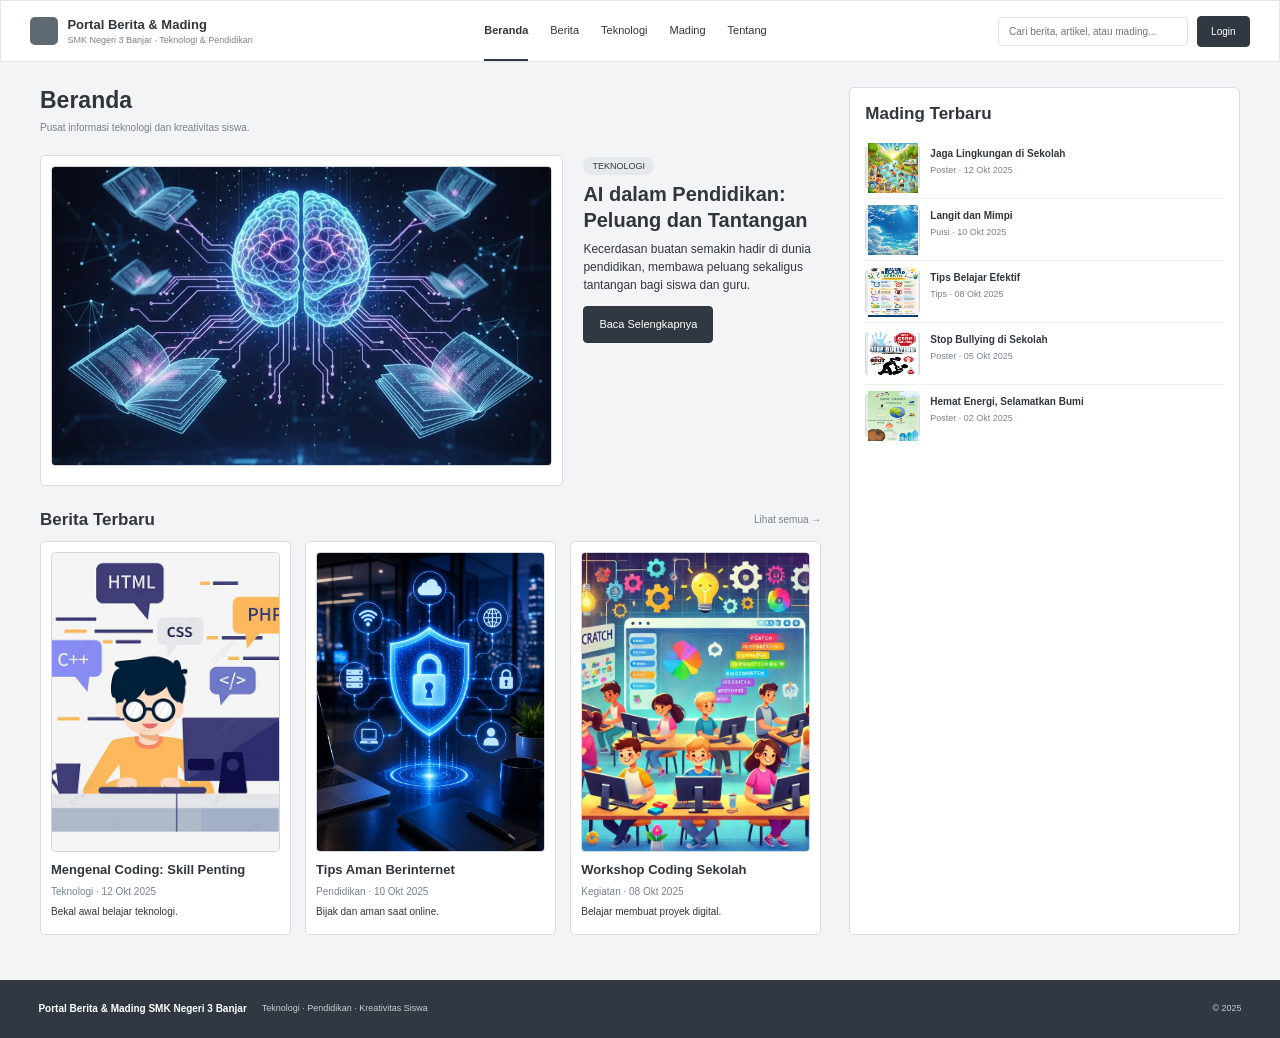
<file: index.html>
<!DOCTYPE html>
<html lang="id">
<head>
  <meta charset="UTF-8"><meta name="viewport" content="width=device-width, initial-scale=1.0">
  <title>Portal Berita & Mading | SMK Negeri 3 Banjar</title>
  <link rel="stylesheet" href="css/style.css">
</head>
<body>
<header class="site-header"><a class="brand" href="index.html"><span class="brand-mark"></span><span><b>Portal Berita & Mading</b><small>SMK Negeri 3 Banjar · Teknologi & Pendidikan</small></span></a>
<nav>
  <a class="active" href="index.html">Beranda</a>
  <a href="pages/berita.html">Berita</a>
  <a href="pages/teknologi.html">Teknologi</a>
  <a href="pages/mading.html">Mading</a>
  <a href="pages/tentang.html">Tentang</a>
</nav>
<div class="header-actions">
  <input class="search" placeholder="Cari berita, artikel, atau mading...">
  <a class="btn btn-dark btn-small" href="pages/login.html">Login</a>
</div>
</header>
<main class="container">
  <div class="home-grid">
    <section class="main-column"><div class="section-heading"><h1>Beranda</h1><p>Pusat informasi teknologi dan kreativitas siswa.</p></div>
      <div class="hero-layout"><article class="card"><div class="media"><img src="assets/images/pendidikan ai.jpg" width="100" height="100"></div><span></span></article><div class="hero-copy"><span class="tag">TEKNOLOGI</span><h2>AI dalam Pendidikan: Peluang dan Tantangan</h2><p>Kecerdasan buatan semakin hadir di dunia pendidikan, membawa peluang sekaligus tantangan bagi siswa dan guru.</p><a class="btn btn-dark" href="pages/detail-berita.html">Baca Selengkapnya</a></div></div>
      <div class="section-title"><h2>Berita Terbaru</h2><a href="pages/berita.html">Lihat semua →</a></div>
      <div class="card-grid three"><article class="card"><div class="media"><img src="assets/images/siswa belajar coding.jpg" width="100" height="100"></div><h3>Mengenal Coding: Skill Penting</h3><p class="muted">Teknologi · 12 Okt 2025</p><p>Bekal awal belajar teknologi.</p></article><article class="card"><div class="media"><img src="assets/images/keamanan internet.jpg" width="100" height="100"></div><h3>Tips Aman Berinternet</h3><p class="muted">Pendidikan · 10 Okt 2025</p><p>Bijak dan aman saat online.</p></article><article class="card"><div class="media"><img src="assets/images/workshop coding.jpg" width="100" height="100"></div><h3>Workshop Coding Sekolah</h3><p class="muted">Kegiatan · 08 Okt 2025</p><p>Belajar membuat proyek digital.</p></article></div>
    </section>
    <aside class="panel latest"><h2>Mading Terbaru</h2><a class="latest-item" href="pages/mading.html"><div class="mini-media"><img src="assets/icons/menjaga lingkungan.jpg" width="50" height="50"></div><div><b>Jaga Lingkungan di Sekolah</b><small>Poster · 12 Okt 2025</small></div></a><a class="latest-item" href="pages/mading.html"><div class="mini-media"><img src="assets/icons/pemandangan langit.jpg" width="50" height="50"></div><div><b>Langit dan Mimpi</b><small>Puisi · 10 Okt 2025</small></div></a><a class="latest-item" href="pages/mading.html"><div class="mini-media"><img src="assets/icons/tips belajar efektif.jpg" width="50" height="50"></div><div><b>Tips Belajar Efektif</b><small>Tips · 08 Okt 2025</small></div></a><a class="latest-item" href="pages/mading.html"><div class="mini-media"><img src="assets/icons/stop bullying.jpg" width="50" height="50"></div><div><b>Stop Bullying di Sekolah</b><small>Poster · 05 Okt 2025</small></div></a><a class="latest-item" href="pages/mading.html"><div class="mini-media"><img src="assets/icons/hemat energi.jpg" width="50" height="50"></div><div><b>Hemat Energi, Selamatkan Bumi</b><small>Poster · 02 Okt 2025</small></div></a></aside>
  </div>
</main><footer> <b>Portal Berita & Mading SMK Negeri 3 Banjar</b><span>Teknologi · Pendidikan · Kreativitas Siswa</span><small>© 2025</small></footer>
<script src="js.js"></script>
</file>
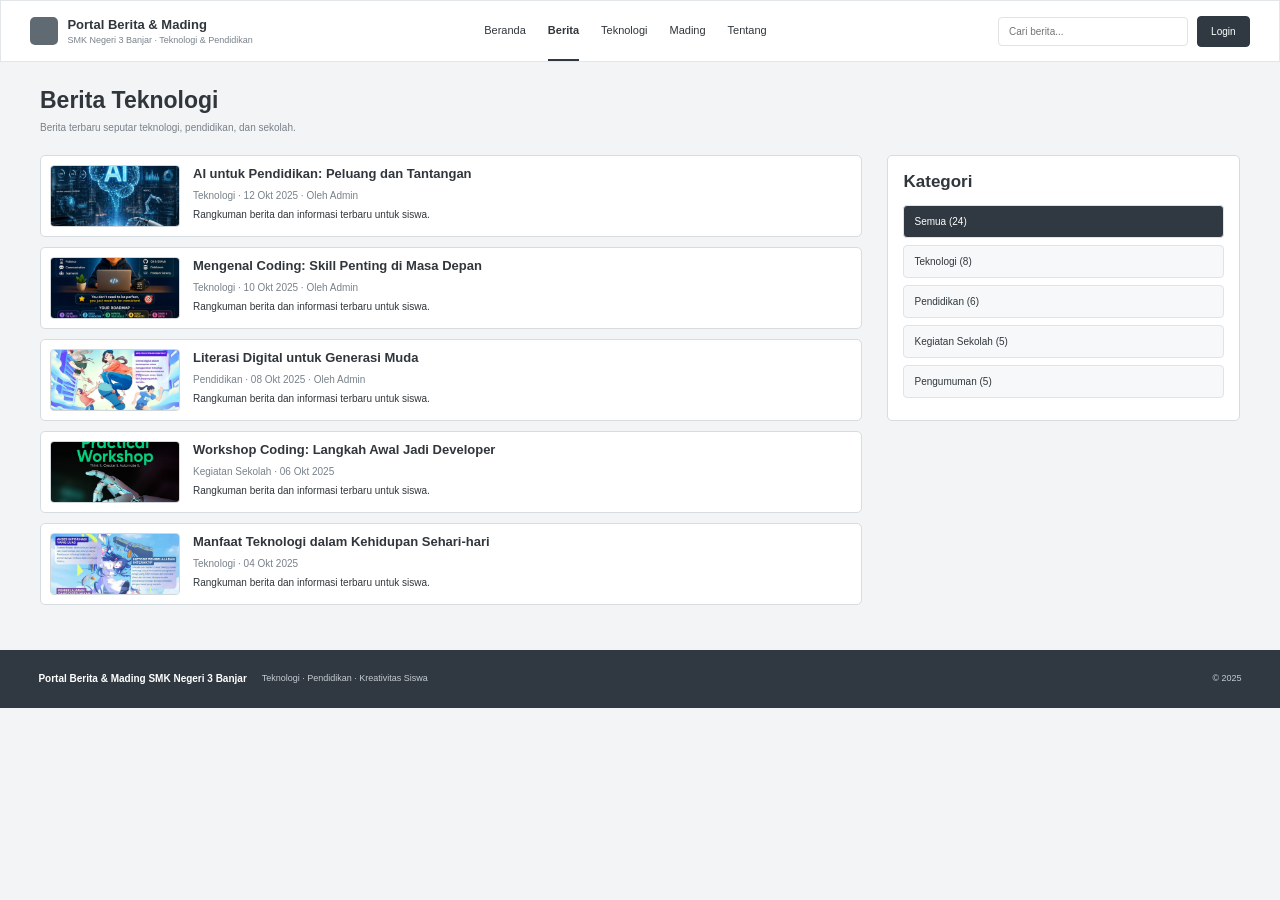
<file: pages/berita.html>
<!DOCTYPE html>
<html lang="id">
    <head>
        <meta charset="UTF-8"><meta name="viewport" content="width=device-width, initial-scale=1.0">
        <title>Berita Teknologi</title>
        <link rel="stylesheet" href="../css/style.css">
    </head>
    <body>
<header class="site-header"><a class="brand" href="../index.html"><span class="brand-mark"></span><span><b>Portal Berita & Mading</b><small>SMK Negeri 3 Banjar · Teknologi & Pendidikan</small></span></a><nav><a href="../index.html">Beranda</a><a class="active" href="berita.html">Berita</a><a href="teknologi.html">Teknologi</a><a href="mading.html">Mading</a><a href="tentang.html">Tentang</a></nav><div class="header-actions"><input class="search" placeholder="Cari berita..."><a class="btn btn-dark btn-small" href="login.html">Login</a></div></header>
<main class="container"><div class="section-heading"><h1>Berita Teknologi</h1><p>Berita terbaru seputar teknologi, pendidikan, dan sekolah.</p></div><div class="listing-layout"><section class="news-list">
<article class="news-row"><div class="media horizontal"><img src="../assets/images/ai untuk pendidikan.jpg" width="100" height="100"></div><div><h3><a href="detail-berita.html">AI untuk Pendidikan: Peluang dan Tantangan</a></h3><p class="muted">Teknologi · 12 Okt 2025 · Oleh Admin</p><p>Rangkuman berita dan informasi terbaru untuk siswa.</p></div></article>
<article class="news-row"><div class="media horizontal"><img src="../assets/images/mengenal coding.jpg" width="100" height="100"></div><div><h3>Mengenal Coding: Skill Penting di Masa Depan</h3><p class="muted">Teknologi · 10 Okt 2025 · Oleh Admin</p><p>Rangkuman berita dan informasi terbaru untuk siswa.</p></div></article>
<article class="news-row"><div class="media horizontal"><img src="../assets/images/literasi digital.jpg" width="100" height="100"></div><div><h3>Literasi Digital untuk Generasi Muda</h3><p class="muted">Pendidikan · 08 Okt 2025 · Oleh Admin</p><p>Rangkuman berita dan informasi terbaru untuk siswa.</p></div></article>
<article class="news-row"><div class="media horizontal"><img src="../assets/images/workshop coding (2).jpg" width="100" height="100"></div><div><h3>Workshop Coding: Langkah Awal Jadi Developer</h3><p class="muted">Kegiatan Sekolah · 06 Okt 2025</p><p>Rangkuman berita dan informasi terbaru untuk siswa.</p></div></article>
<article class="news-row"><div class="media horizontal"><img src="../assets/images/teknologi dalam kehidupan sehari hari.jpg" width="100" height="100"></div><div><h3>Manfaat Teknologi dalam Kehidupan Sehari-hari</h3><p class="muted">Teknologi · 04 Okt 2025</p><p>Rangkuman berita dan informasi terbaru untuk siswa.</p></div></article></section>
<aside class="panel categories"><h2>Kategori</h2><a class="category active" href="berita.html">Semua (24)</a><a class="category" href="teknologi.html">Teknologi (8)</a><a class="category" href="berita.html">Pendidikan (6)</a><a class="category" href="berita.html">Kegiatan Sekolah (5)</a><a class="category" href="berita.html">Pengumuman (5)</a></aside></div></main><footer><b>Portal Berita & Mading SMK Negeri 3 Banjar</b><span>Teknologi · Pendidikan · Kreativitas Siswa</span><small>© 2025</small></footer></body></html>
</file>
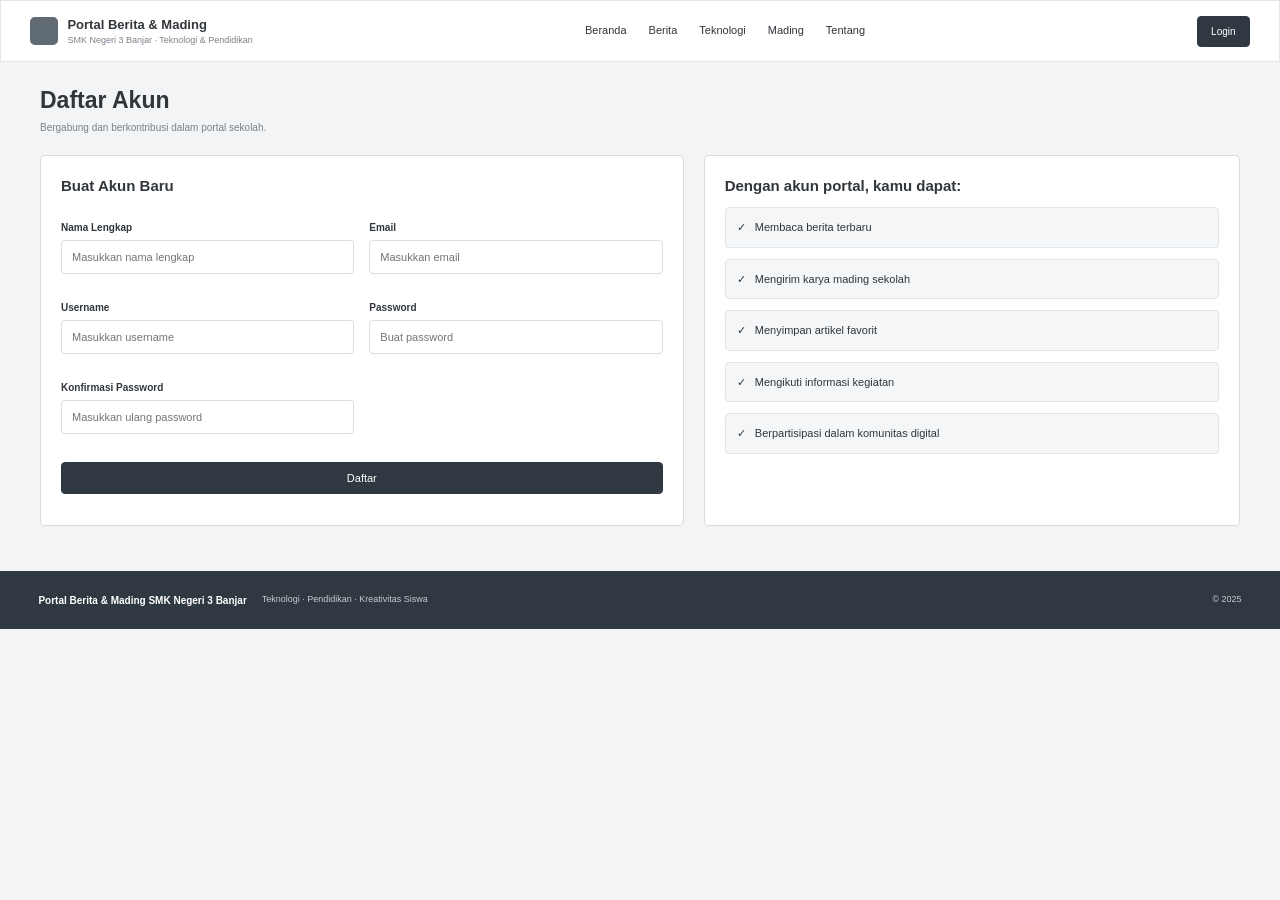
<file: pages/daftar.html>
<!DOCTYPE html>
<html lang="id">
    <head>
        <meta charset="UTF-8"><meta name="viewport" content="width=device-width, initial-scale=1.0">
        <title>Daftar Akun</title>
        <link rel="stylesheet" href="../css/style.css">
</head>
<body>
<header class="site-header"><a class="brand" href="../index.html"><span class="brand-mark"></span>
    <span><b>Portal Berita & Mading</b><small>SMK Negeri 3 Banjar · Teknologi & Pendidikan</small></span></a>
    <nav>
        <a href="../index.html">Beranda</a>
        <a href="berita.html">Berita</a>
        <a href="teknologi.html">Teknologi</a>
        <a href="mading.html">Mading</a>
        <a href="tentang.html">Tentang</a>
    </nav>
        <div class="header-actions"><a class="btn btn-dark btn-small" href="login.html">Login</a></div></header>
        <main class="container"><div class="section-heading"><h1>Daftar Akun</h1>
            <p>Bergabung dan berkontribusi dalam portal sekolah.</p></div>
            <div class="register-layout">
                <form class="panel register-form"><h2>Buat Akun Baru</h2>
                    <div class="form-grid">
                        <label>Nama Lengkap<input required placeholder="Masukkan nama lengkap"></label>
                        <label>Email<input required type="email" placeholder="Masukkan email"></label>
                        <label>Username<input required placeholder="Masukkan username"></label>
                        <label>Password<input required type="password" placeholder="Buat password"></label>
                        <label>Konfirmasi Password<input required type="password" placeholder="Masukkan ulang password"></label></div>
                        <button class="btn btn-dark full" type="submit">Daftar</button>
                        <p class="form-message"></p></form><aside class="panel benefits"><h2>Dengan akun portal, kamu dapat:</h2><p>✓ &nbsp; Membaca berita terbaru</p><p>✓ &nbsp; Mengirim karya mading sekolah</p><p>✓ &nbsp; Menyimpan artikel favorit</p><p>✓ &nbsp; Mengikuti informasi kegiatan</p><p>✓ &nbsp; Berpartisipasi dalam komunitas digital</p></aside></div></main><footer><b>Portal Berita & Mading SMK Negeri 3 Banjar</b><span>Teknologi · Pendidikan · Kreativitas Siswa</span><small>© 2025</small></footer><script src="../js.js"></script></body></html>
</file>
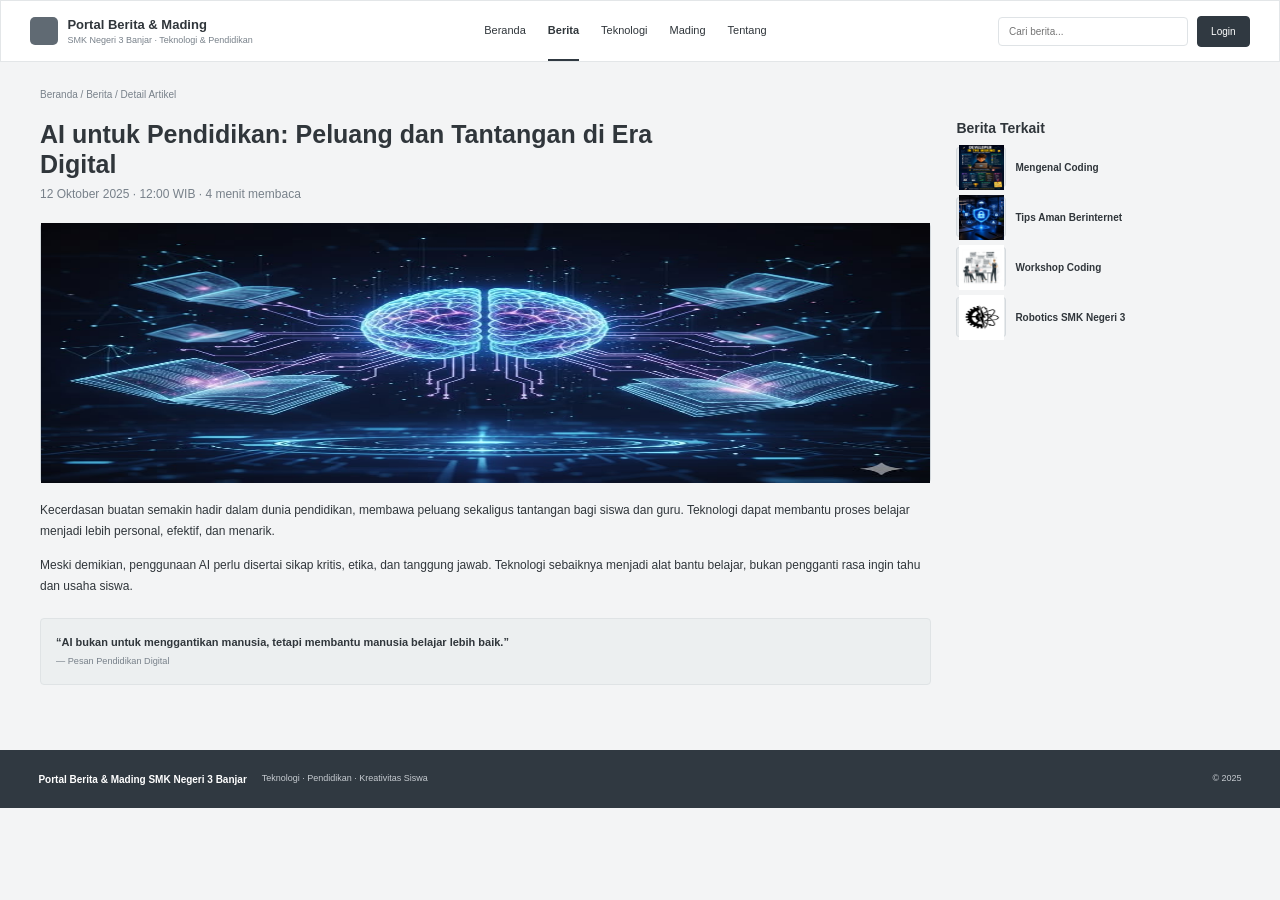
<file: pages/detail-berita.html>
<!DOCTYPE html>
<html lang="id">
    <head><meta charset="UTF-8"><meta name="viewport" content="width=device-width, initial-scale=1.0">
        <title>AI untuk Pendidikan</title>
        <link rel="stylesheet" href="../css/style.css">
    </head>
    <body>
<header class="site-header">
    <a class="brand" href="../index.html">
        <span class="brand-mark"></span>
        <span><b>Portal Berita & Mading</b>
            <small>SMK Negeri 3 Banjar · Teknologi & Pendidikan</small>
        </span>
    </a>
    <nav>
        <a href="../index.html">Beranda</a>
        <a class="active" href="berita.html">Berita</a>
        <a href="teknologi.html">Teknologi</a>
        <a href="mading.html">Mading</a>
        <a href="tentang.html">Tentang</a>
    </nav>
    <div class="header-actions">
        <input class="search" placeholder="Cari berita...">
        <a class="btn btn-dark btn-small" href="login.html">Login</a>
    </div>
</header>
<main class="container">
    <div class="breadcrumbs">
        <a href="../index.html">Beranda</a> / 
        <a href="berita.html">Berita</a> / Detail Artikel
    </div>
    <div class="article-layout">
        <article class="article">
            <h1>AI untuk Pendidikan: Peluang dan Tantangan di Era Digital</h1>
            <p class="muted">12 Oktober 2025 · 12:00 WIB · 4 menit membaca</p>
            <div class="media article-image"><img src="../assets/images/pendidikan ai.jpg" width="900" height="260"></div>
            <p>Kecerdasan buatan semakin hadir dalam dunia pendidikan, membawa peluang sekaligus tantangan bagi siswa dan guru. Teknologi dapat membantu proses belajar menjadi lebih personal, efektif, dan menarik.</p>
            <p>Meski demikian, penggunaan AI perlu disertai sikap kritis, etika, dan tanggung jawab. Teknologi sebaiknya menjadi alat bantu belajar, bukan pengganti rasa ingin tahu dan usaha siswa.</p>
            <blockquote>“AI bukan untuk menggantikan manusia, tetapi membantu manusia belajar lebih baik.”
                <small>— Pesan Pendidikan Digital</small>
            </blockquote>
        </article>
        <aside class="related">
            <h2>Berita Terkait</h2>
            <div class="related-item">
                <div class="mini-media"><img src="../assets/images/mengenal coding.jpg" width="45" height="45"></div>
                <b>Mengenal Coding</b>
            </div>
            <div class="related-item">
                <div class="mini-media"><img src="../assets/images/keamanan internet.jpg" width="45" height="45"></div>
                <b>Tips Aman Berinternet</b>
            </div><div class="related-item">
                <div class="mini-media"><img src="../assets/images/Coding workshop.jpg" width="45" height="45"></div>
                <b>Workshop Coding</b>
            </div>
            <div class="related-item">
                <div class="mini-media"><img src="../assets/images/robotics.jpg" width="45" height="45"></div>
                <b>Robotics SMK Negeri 3</b>
            </div>
        </aside>
    </div>
</main>
<footer>
    <b>Portal Berita & Mading SMK Negeri 3 Banjar</b>
    <span>Teknologi · Pendidikan · Kreativitas Siswa</span>
    <small>© 2025</small>
</footer>
</body>
</html>
</file>
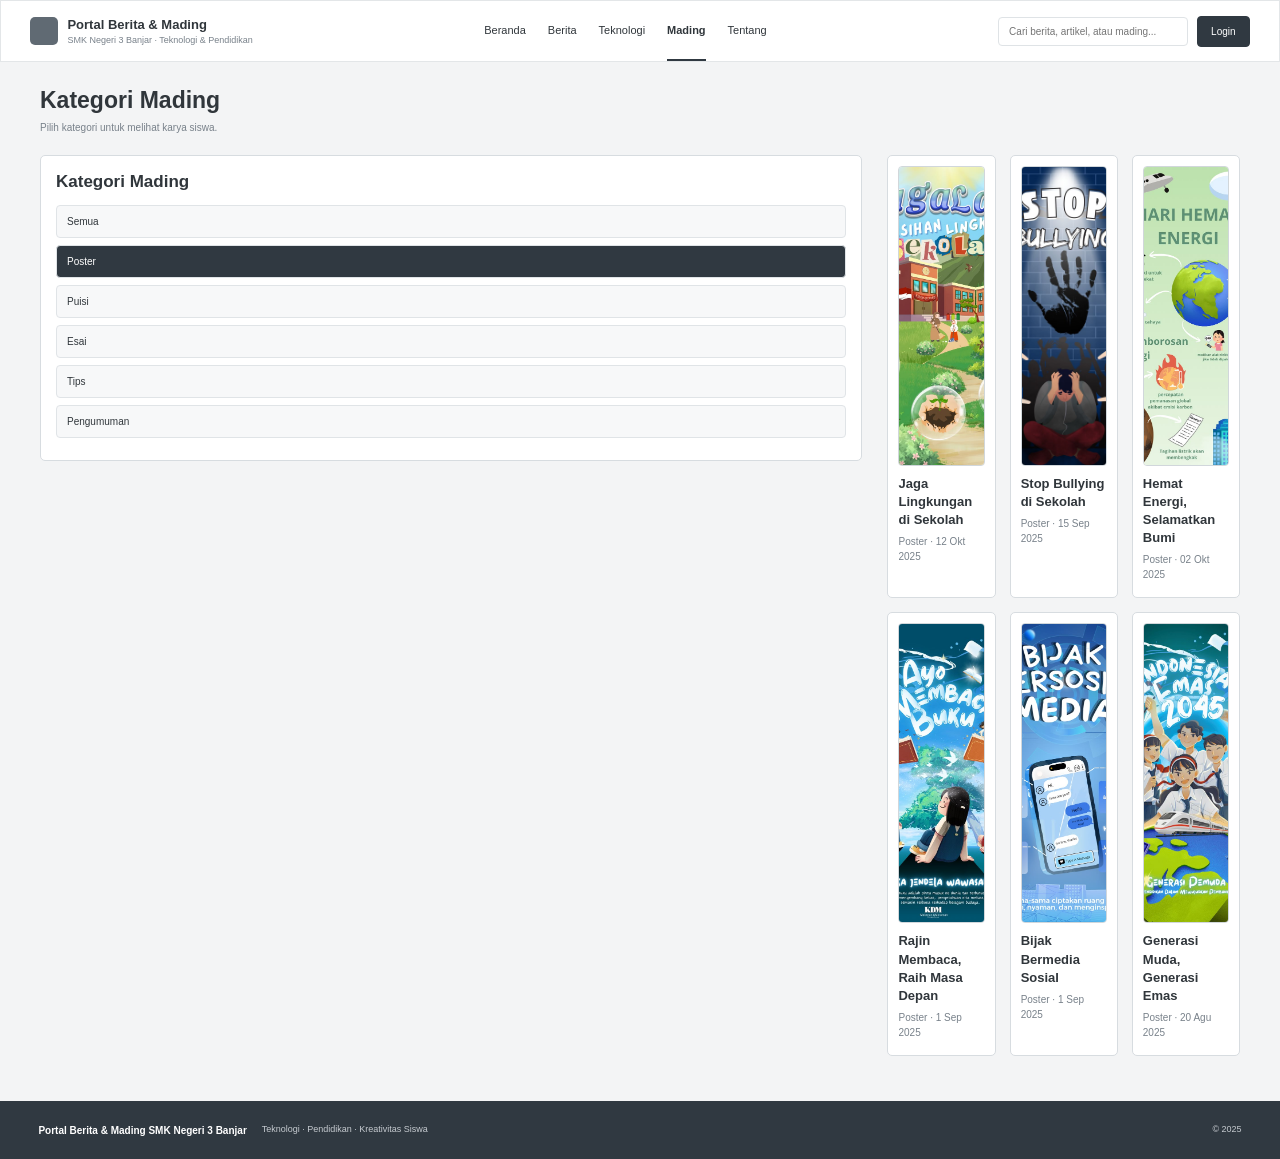
<file: pages/kategori-mading.html>
<!DOCTYPE html>
<html lang="id">
    <head><meta charset="UTF-8"><meta name="viewport" content="width=device-width, initial-scale=1.0">
        <title>Kategori Mading</title>
        <link rel="stylesheet" href="../css/style.css">
    </head>
    <body>
        <header class="site-header">
            <a class="brand" href="../index.html">
                <span class="brand-mark"></span>
                <span><b>Portal Berita & Mading</b>
                    <small>SMK Negeri 3 Banjar · Teknologi & Pendidikan</small>
                </span>
            </a>
            <nav>
                <a href="../index.html">Beranda</a>
                <a href="berita.html">Berita</a>
                <a href="teknologi.html">Teknologi</a>
                <a class="active" href="mading.html">Mading</a>
                <a href="tentang.html">Tentang</a>
            </nav>
            <div class="header-actions">
                <input class="search" placeholder="Cari berita, artikel, atau mading...">
                <a class="btn btn-dark btn-small" href="login.html">Login</a>
            </div>
        </header>
        <main class="container">
            <div class="section-heading">
                <h1>Kategori Mading</h1>
                <p>Pilih kategori untuk melihat karya siswa.</p>
            </div>
            <div class="listing-layout">
                <aside class="panel categories">
                    <h2>Kategori Mading</h2>
                    <a class="category" href="mading.html">Semua</a>
                    <a class="category active" href="kategori-mading.html">Poster</a>
                    <a class="category" href="kategori-mading.html">Puisi</a>
                    <a class="category" href="kategori-mading.html">Esai</a>
                    <a class="category" href="kategori-mading.html">Tips</a>
                    <a class="category" href="kategori-mading.html">Pengumuman</a>
                </aside>
                <div class="card-grid three">
                    <article class="card">
                        <div class="media poster"><img src="../assets/images/jagalah kebersihan sekolah.jpg" width="100" height="100"></div>
                        <h3>Jaga Lingkungan di Sekolah</h3>
                        <p class="muted">Poster · 12 Okt 2025</p>
                    </article>
                    <article class="card">
                        <div class="media poster"><img src="../assets/images/Stop Bullying (2).jpg" width="100" height="100"></div>
                        <h3>Stop Bullying di Sekolah</h3>
                        <p class="muted">Poster · 15 Sep 2025</p>
                    </article>
                    <article class="card">
                        <div class="media poster"><img src="../assets/icons/hemat energi.jpg" width="100" height="100"></div>
                        <h3>Hemat Energi, Selamatkan Bumi</h3>
                        <p class="muted">Poster · 02 Okt 2025</p>
                    </article>
                    <article class="card">
                        <div class="media poster"><img src="../assets/images/rajin membaca.jpg" width="100" height="100"></div>
                        <h3>Rajin Membaca, Raih Masa Depan</h3>
                        <p class="muted">Poster · 1 Sep 2025</p>
                    </article>
                    <article class="card">
                        <div class="media poster"><img src="../assets/images/Bijak Bermedia Sosial.jpg" width="100" height="100"></div>
                        <h3>Bijak Bermedia Sosial</h3>
                        <p class="muted">Poster · 1 Sep 2025</p>
                    </article>
                    <article class="card">
                        <div class="media poster"><img src="../assets/images/Indonesia Emas 2045.jpg" width="100" height="100"></div>
                        <h3>Generasi Muda, Generasi Emas</h3>
                        <p class="muted">Poster · 20 Agu 2025</p>
                    </article>
                </div>
            </div>
        </main>
        <footer>
            <b>Portal Berita & Mading SMK Negeri 3 Banjar</b>
            <span>Teknologi · Pendidikan · Kreativitas Siswa</span>
            <small>© 2025</small>
        </footer>
    </body>
    </html>
</file>
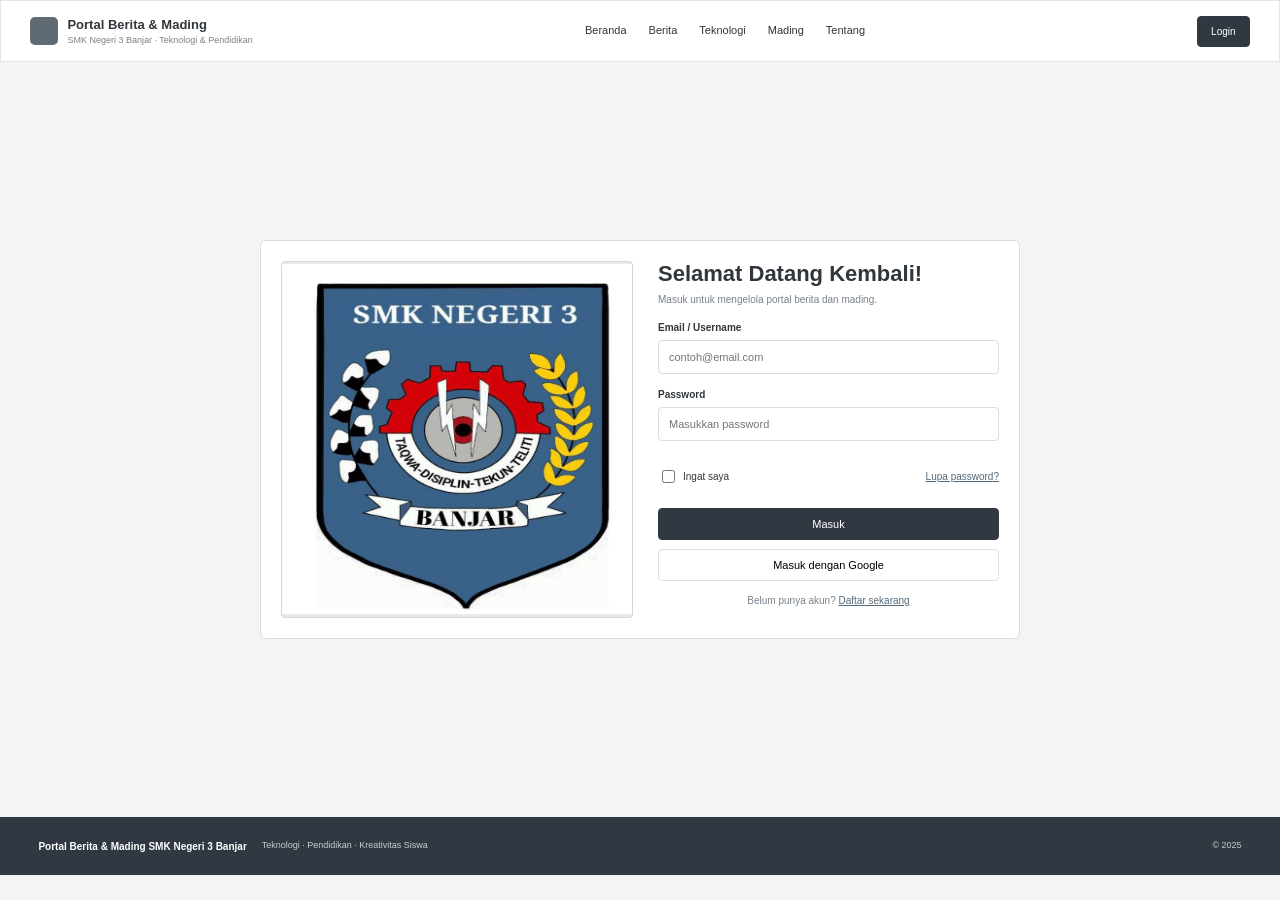
<file: pages/login.html>
<!DOCTYPE html>
<html lang="id">
    <head>
        <meta charset="UTF-8"><meta name="viewport" content="width=device-width, initial-scale=1.0">
        <title>Login</title>
        <link rel="stylesheet" href="../css/style.css">
    </head>
    <body>
        <header class="site-header">
            <a class="brand" href="../index.html">
                <span class="brand-mark"></span>
                <span><b>Portal Berita & Mading</b>
                    <small>SMK Negeri 3 Banjar · Teknologi & Pendidikan</small>
                </span>
            </a>
            <nav>
                <a href="../index.html">Beranda</a>
                <a href="berita.html">Berita</a>
                <a href="teknologi.html">Teknologi</a>
                <a href="mading.html">Mading</a>
                <a href="tentang.html">Tentang</a>
            </nav>
            <div class="header-actions">
                <a class="btn btn-dark btn-small" href="login.html">Login</a>
            </div>
        </header>
        <main class="auth-wrap">
            <div class="auth-card">
                <div class="media auth-illustration"><img src="../assets/images/logo smk n 3 banjar.jpg" width="350" height="350"></div>
                <form class="auth-form">
                    <h1>Selamat Datang Kembali!</h1>
                    <p>Masuk untuk mengelola portal berita dan mading.</p>
                    <label>Email / Username<input required type="text" placeholder="contoh@email.com"></label>
                    <label>Password<input required type="password" placeholder="Masukkan password"></label>
                    <div class="form-row">
                        <label class="check"><input type="checkbox"> Ingat saya</label>
                        <a href="#">Lupa password?</a>
                    </div>
                    <button class="btn btn-dark full" type="submit">Masuk</button>
                    <button class="btn full google" type="button">Masuk dengan Google</button>
                    <p class="center">Belum punya akun? <a href="daftar.html">Daftar sekarang</a></p>
                    <p class="form-message"></p>
                </form>
            </div>
        </main>
        <footer><b>Portal Berita & Mading SMK Negeri 3 Banjar</b>
            <span>Teknologi · Pendidikan · Kreativitas Siswa</span>
            <small>© 2025</small>
        </footer>
        <script src="../js.js"></script>
</script>
</body>
</html>
</file>
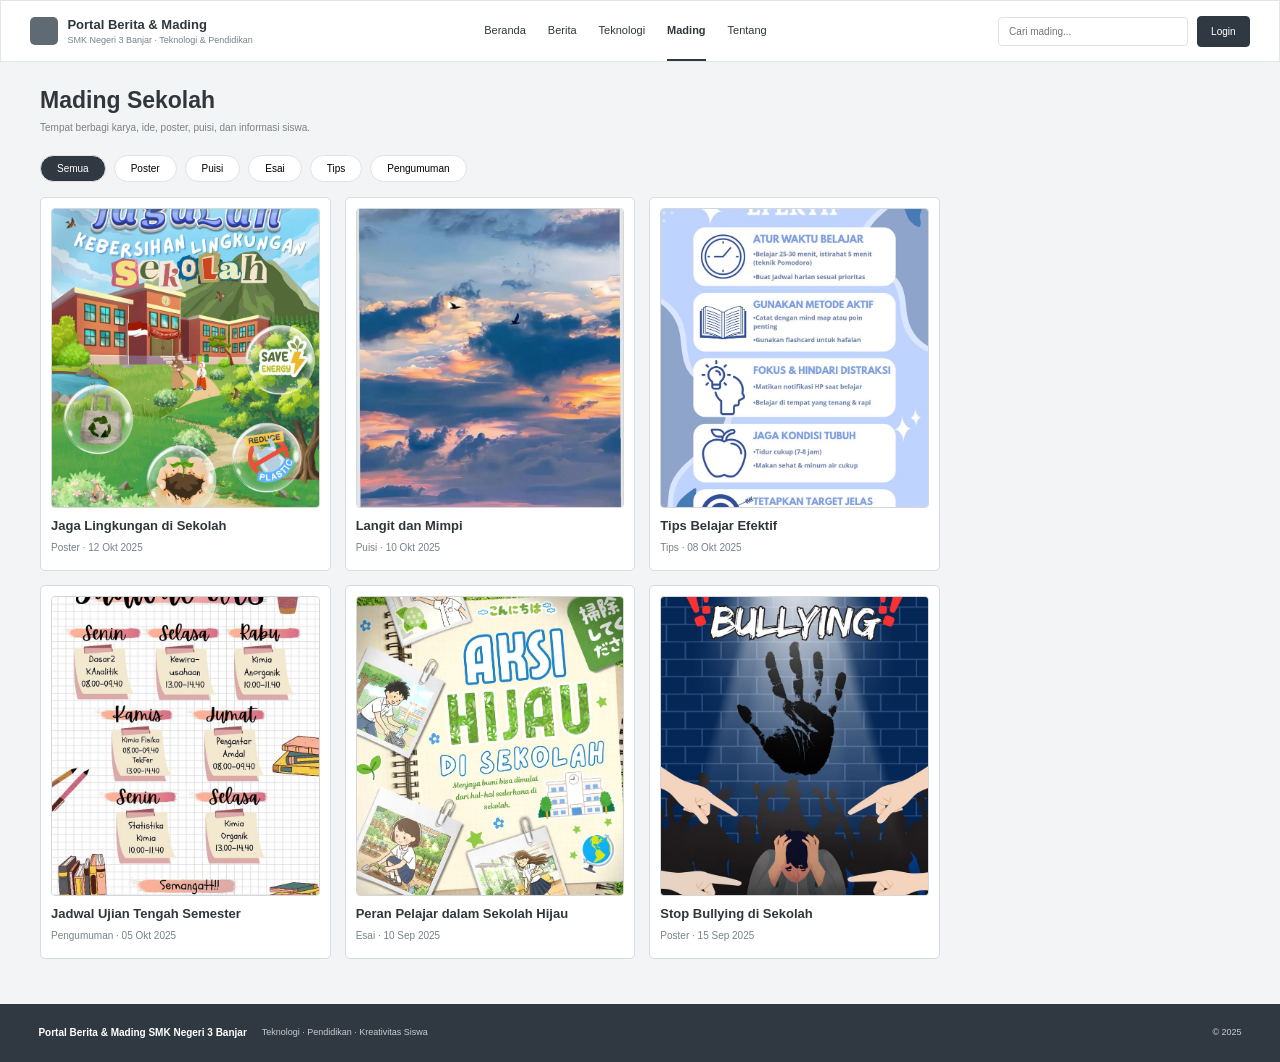
<file: pages/mading.html>
<!DOCTYPE html>
<html lang="id">
    <head>
        <meta charset="UTF-8"><meta name="viewport" content="width=device-width, initial-scale=1.0">
        <title>Mading Sekolah</title>
        <link rel="stylesheet" href="../css/style.css">
    </head>
    <body>
<header class="site-header">
    <a class="brand" href="../index.html">
        <span class="brand-mark"></span>
        <span><b>Portal Berita & Mading</b>
            <small>SMK Negeri 3 Banjar · Teknologi & Pendidikan</small></span></a>
            <nav>
                <a href="../index.html">Beranda</a>
                <a href="berita.html">Berita</a>
                <a href="teknologi.html">Teknologi</a>
                <a class="active" href="mading.html">Mading</a>
                <a href="tentang.html">Tentang</a>
            </nav>
            <div class="header-actions">
                <input class="search" placeholder="Cari mading...">
                <a class="btn btn-dark btn-small" href="login.html">Login</a>
            </div>
        </header>
<main class="container">
    <div class="section-heading">
        <h1>Mading Sekolah</h1>
        <p>Tempat berbagi karya, ide, poster, puisi, dan informasi siswa.</p>
    </div>
    <div class="pills">
        <button class="pill active" data-filter="Semua">Semua</button>
        <button class="pill" data-filter="Poster">Poster</button>
        <button class="pill" data-filter="Puisi">Puisi</button>
        <button class="pill" data-filter="Esai">Esai</button>
        <button class="pill" data-filter="Tips">Tips</button>
        <button class="pill" data-filter="Pengumuman">Pengumuman</button>
    </div>
    <div class="card-grid mading-grid">
<article class="card mading-card" data-type="Poster">
    <div class="media poster"><img src="../assets/images/jagalah kebersihan sekolah.jpg" width="120" height="120"></div>
    <h3>Jaga Lingkungan di Sekolah</h3>
    <p class="muted">Poster · 12 Okt 2025</p>
</article>
<article class="card mading-card" data-type="Puisi">
    <div class="media poster"><img src="../assets/images/langit dan mimpi.jpg" width="120" height="120"></div>
    <h3>Langit dan Mimpi</h3>
    <p class="muted">Puisi · 10 Okt 2025</p>
</article>
<article class="card mading-card" data-type="Tips">
    <div class="media poster"><img src="../assets/images/cara belajar efektif.jpg" width="120" height="120"></div>
    <h3>Tips Belajar Efektif</h3>
    <p class="muted">Tips · 08 Okt 2025</p>
</article>
<article class="card mading-card" data-type="Pengumuman">
    <div class="media poster"><img src="../assets/images/Jadwal Ujian.jpg" width="120" height="120"></div>
    <h3>Jadwal Ujian Tengah Semester</h3>
    <p class="muted">Pengumuman · 05 Okt 2025</p>
</article>
<article class="card mading-card" data-type="Esai">
    <div class="media poster"><img src="../assets/images/pelajar dalam sekolah hijau.jpg" width="120" height="120"></div>
    <h3>Peran Pelajar dalam Sekolah Hijau</h3>
    <p class="muted">Esai · 10 Sep 2025</p>
</article>
<article class="card mading-card" data-type="Poster">
    <div class="media poster"><img src="../assets/images/Stop Bullying (2).jpg" width="120" height="120"></div>
    <h3>Stop Bullying di Sekolah</h3>
    <p class="muted">Poster · 15 Sep 2025</p>
</article>
</div>
</main>
<footer><b>Portal Berita & Mading SMK Negeri 3 Banjar</b>
    <span>Teknologi · Pendidikan · Kreativitas Siswa</span>
    <small>© 2025</small>
</footer>
<script src="../js.js"></script></body></html>
</file>
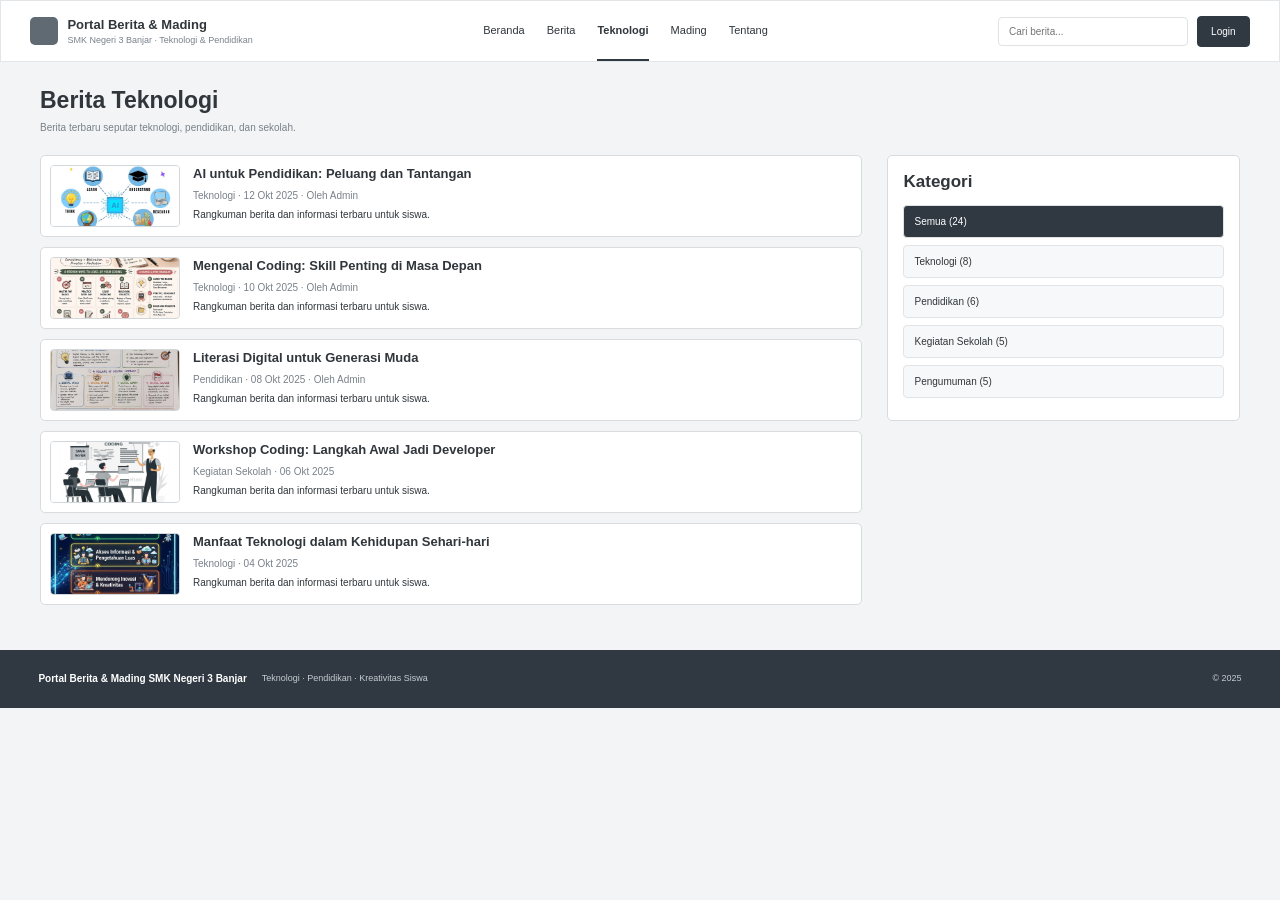
<file: pages/teknologi.html>
<!DOCTYPE html>
<html lang="id">
    <head>
        <meta charset="UTF-8"><meta name="viewport" content="width=device-width, initial-scale=1.0">
        <title>Teknologi</title>
        <link rel="stylesheet" href="../css/style.css">
    </head>
    <body>
<header class="site-header">
    <a class="brand" href="../index.html">
        <span class="brand-mark"></span>
        <span><b>Portal Berita & Mading</b><small>SMK Negeri 3 Banjar · Teknologi & Pendidikan</small></span></a>
        <nav>
            <a href="../index.html">Beranda</a>
            <a href="berita.html">Berita</a>
            <a class="active" href="teknologi.html">Teknologi</a>
            <a href="mading.html">Mading</a><a href="tentang.html">Tentang</a>
        </nav>
        <div class="header-actions">
            <input class="search" placeholder="Cari berita...">
            <a class="btn btn-dark btn-small" href="login.html">Login</a></div></header>
<main class="container"><div class="section-heading"><h1>Berita Teknologi</h1><p>Berita terbaru seputar teknologi, pendidikan, dan sekolah.</p></div><div class="listing-layout"><section class="news-list">
<article class="news-row"><div class="media horizontal"><img src="../assets/images/ai untuk peluang dan tantangan.jpg" width="100" height="100"></div><div><h3><a href="detail-berita.html">AI untuk Pendidikan: Peluang dan Tantangan</a></h3><p class="muted">Teknologi · 12 Okt 2025 · Oleh Admin</p><p>Rangkuman berita dan informasi terbaru untuk siswa.</p></div></article>
<article class="news-row"><div class="media horizontal"><img src="../assets/images/mengenal coding (2).jpg" width="100" height="100"></div><div><h3>Mengenal Coding: Skill Penting di Masa Depan</h3><p class="muted">Teknologi · 10 Okt 2025 · Oleh Admin</p><p>Rangkuman berita dan informasi terbaru untuk siswa.</p></div></article>
<article class="news-row"><div class="media horizontal"><img src="../assets/images/digital literasi.jpg" width="100" height="100"></div><div><h3>Literasi Digital untuk Generasi Muda</h3><p class="muted">Pendidikan · 08 Okt 2025 · Oleh Admin</p><p>Rangkuman berita dan informasi terbaru untuk siswa.</p></div></article>
<article class="news-row"><div class="media horizontal"><img src="../assets/images/Coding workshop.jpg" width="100" height="100"></div><div><h3>Workshop Coding: Langkah Awal Jadi Developer</h3><p class="muted">Kegiatan Sekolah · 06 Okt 2025</p><p>Rangkuman berita dan informasi terbaru untuk siswa.</p></div></article>
<article class="news-row"><div class="media horizontal"><img src="../assets/images/manfaat teknologi.jpg" width="100" height="100"></div><div><h3>Manfaat Teknologi dalam Kehidupan Sehari-hari</h3><p class="muted">Teknologi · 04 Okt 2025</p><p>Rangkuman berita dan informasi terbaru untuk siswa.</p></div></article></section>
<aside class="panel categories"><h2>Kategori</h2><a class="category active" href="berita.html">Semua (24)</a><a class="category" href="teknologi.html">Teknologi (8)</a><a class="category" href="berita.html">Pendidikan (6)</a><a class="category" href="berita.html">Kegiatan Sekolah (5)</a><a class="category" href="berita.html">Pengumuman (5)</a></aside></div></main><footer><b>Portal Berita & Mading SMK Negeri 3 Banjar</b><span>Teknologi · Pendidikan · Kreativitas Siswa</span><small>© 2025</small></footer></body></html>
</file>
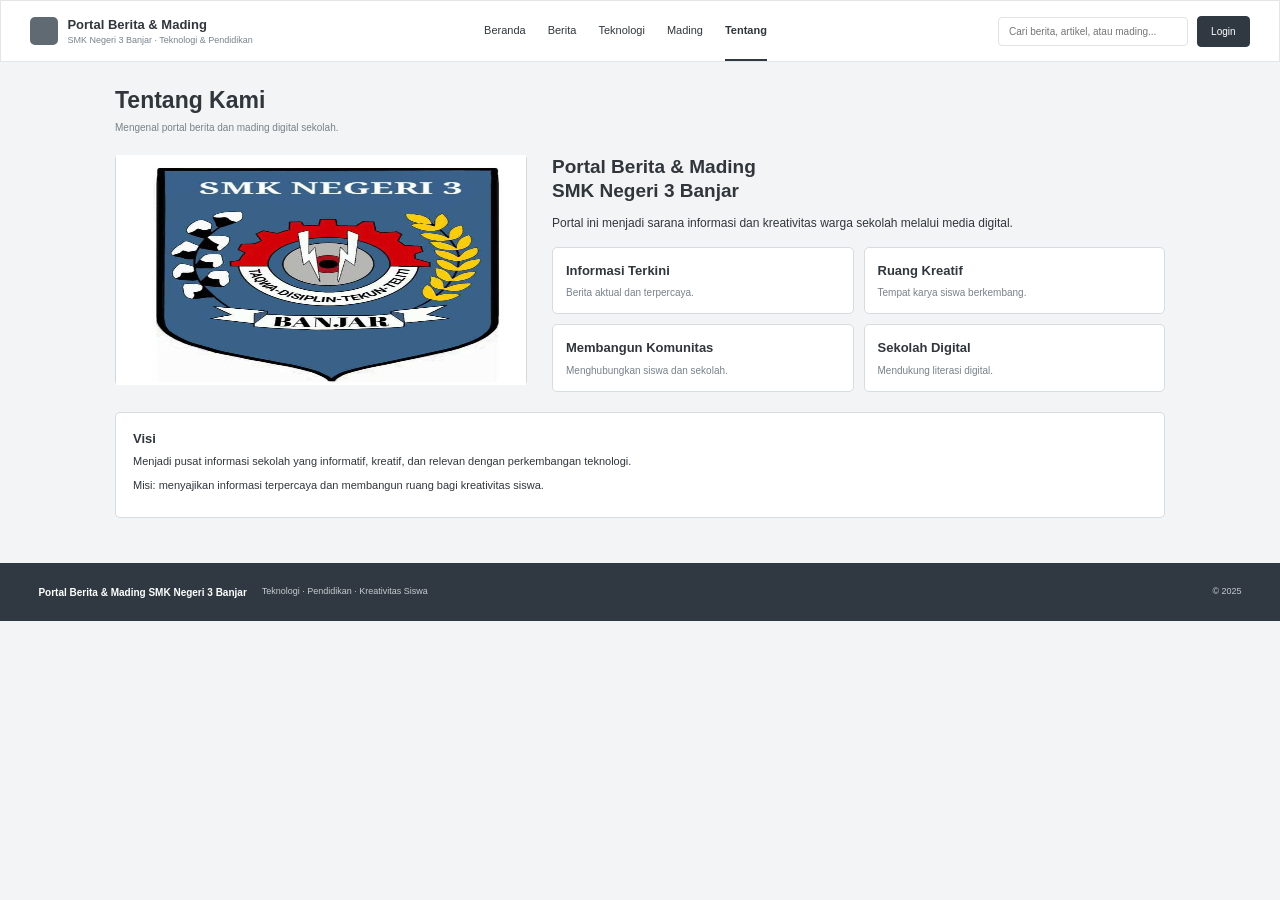
<file: pages/tentang.html>
<!DOCTYPE html>
<html lang="id">
    <head>
        <meta charset="UTF-8"><meta name="viewport" content="width=device-width, initial-scale=1.0">
        <title>Tentang Kami</title>
        <link rel="stylesheet" href="../css/style.css">
    </head>
    <body>
        <header class="site-header">
            <a class="brand" href="../index.html">
                <span class="brand-mark"></span>
                <span><b>Portal Berita & Mading</b>
                    <small>SMK Negeri 3 Banjar · Teknologi & Pendidikan</small>
                </span>
            </a>
                <nav>
                    <a href="../index.html">Beranda</a>
                    <a href="berita.html">Berita</a>
                    <a href="teknologi.html">Teknologi</a>
                    <a href="mading.html">Mading</a>
                    <a class="active" href="tentang.html">Tentang</a>
                </nav>
                <div class="header-actions">
                    <input class="search" placeholder="Cari berita, artikel, atau mading...">
                    <a class="btn btn-dark btn-small" href="login.html">Login</a>
                </div>
            </header>
            <main class="container about">
                <div class="section-heading">
                    <h1>Tentang Kami</h1>
                    <p>Mengenal portal berita dan mading digital sekolah.</p>
                </div>
                <div class="about-layout">
                    <div class="media logo-school"><img src="../assets/images/logo smk n 3 banjar.jpg" width="410" height="230"></div>
                    <div>
                        <h2>Portal Berita & Mading<br>SMK Negeri 3 Banjar</h2>
                        <p>Portal ini menjadi sarana informasi dan kreativitas warga sekolah melalui media digital.</p>
                        <div class="feature-grid">
                            <div class="panel">
                                <b>Informasi Terkini</b>
                                <p>Berita aktual dan terpercaya.</p>
                            </div>
                            <div class="panel">
                                <b>Ruang Kreatif</b>
                                <p>Tempat karya siswa berkembang.</p>
                            </div>
                            <div class="panel">
                                <b>Membangun Komunitas</b>
                                <p>Menghubungkan siswa dan sekolah.</p>
                            </div>
                            <div class="panel">
                                <b>Sekolah Digital</b>
                                
                                <p>Mendukung literasi digital.</p>
                            </div>
                        </div>
                    </div>
                </div>
                <div class="panel vision">
                    <h3>Visi</h3>
                    <p>Menjadi pusat informasi sekolah yang informatif, kreatif, dan relevan dengan perkembangan teknologi.</p>
                    <p>Misi: menyajikan informasi terpercaya dan membangun ruang bagi kreativitas siswa.</p>
                </div>
            </main>
            <footer>
                <b>Portal Berita & Mading SMK Negeri 3 Banjar</b>
                <span>Teknologi · Pendidikan · Kreativitas Siswa</span>
                <small>© 2025</small>
            </footer>
        </body>
        </html>
</file>
<file: css/style.css>
*{box-sizing:border-box}
 :root {--ink:#303941;
    --muted:#78818a;
    --line:#d7dce0;
    --bg:#f3f4f5;
    --white:#fff;
    --soft:#e8ebed
}
body {margin:0;background:var(--bg);
    color:#30363b;
    font:13px/1.5 Arial,Helvetica,sans-serif
}
a {color:inherit;
    text-decoration:none
}
 a:hover {color:#111
}h1,h2,h3,
p {margin-top:0
}
h1 {font-size:23px;
    line-height:1.2;
    margin-bottom:5px
}
h2 {font-size:17px;
    line-height:1.3;
    margin-bottom:10px
}
h3 {font-size:13px;
    line-height:1.4;
    margin-bottom:5px
}
.site-header {height:62px;
    background:#fff;
    border:1px solid #e3e6e8;
    display:flex;
    align-items:center;
    justify-content:space-between;
    padding:0 2.3%;
    gap:20px
}
.brand {display:flex;
    align-items:center;
    gap:9px;
    min-width:220px
}
.brand-mark {width:28px;
    height:28px;
    border-radius:5px;
    background:#606a73;
    display:inline-block
}
.brand b {display:block;
    font-size:13px
}
.brand small {display:block;
    font-size:9px;
    color:var(--muted)
}
nav {display:flex;
    align-items:center;
    gap:22px;
    height:100%;
    white-space:nowrap
}
nav a {font-size:11px;
    height:100%;
    display:flex;
    align-items:center;
    border-bottom:2px solid transparent
}
nav a.active {border-color:var(--ink);
    font-weight:bold
}
.header-actions {display:flex;
    gap:9px;
    align-items:center
}
.search {width:190px;
    padding:8px 10px;
    border:1px solid #dfe3e6;
    border-radius:4px;
    font-size:10px
}
.container {max-width:1200px;
    width:calc(100% - 48px);
    margin:25px auto 45px
}
.section-heading {margin-bottom:20px
}
.section-heading p,.muted {color:var(--muted);
    font-size:10px;
    margin-bottom:0
}
.home-grid {display:grid;
    grid-template-columns:minmax(0,2fr) minmax(245px,1fr);
    gap:28px
}
.hero-layout {display:grid;
    grid-template-columns:2.2fr 1fr;
    gap:20px;
    margin-bottom:23px
}
.hero-copy {padding:0 0 5px
}
.hero-copy h2 {font-size:20px;
    margin:7px 0
}
.hero-copy p {font-size:12px
}
.tag {font-size:9px;
    background:#e5e9eb;
    border-radius:20px;
    padding:4px 9px
}
.media {background:#e7eaec;
    border:1px solid #d1d7db;
    border-radius:4px;
    display:flex;
    align-items:center;
    justify-content:center;
    color:#929ba2;
    font-size:10px;
    font-weight:bold;
    letter-spacing:.3px
}
.hero-image {min-height:190px
}
.btn {display:inline-flex;
    align-items:center;
    justify-content:center;
    border:1px solid var(--ink);
    border-radius:4px;
    padding:9px 15px;
    font-size:11px;
    cursor:pointer
}
.btn-dark {background:var(--ink);
    color:#fff
}
.btn-dark:hover {background:#1e252b;
    color:white
}
.btn-small {padding:7px 13px;
    font-size:10px
}
.section-title {display:flex;
    align-items:center;
    justify-content:space-between;
    margin:5px 0 10px
}
.section-title h2 {margin:0
}
.section-title a {font-size:10px;
    color:var(--muted)
}
.card-grid {display:grid;
    gap:14px
}
.three {grid-template-columns:repeat(3,minmax(0,1fr))
}
.card,.panel {background:#fff;
    border:1px solid var(--line);
    border-radius:5px;
    padding:10px
}
.card .media {height:82px;
    margin-bottom:9px
}
.card p {font-size:10px;
    margin-bottom:5px
}
.card h3 {margin-bottom:5px
}
.panel h2 {margin-bottom:12px
}
.latest {padding:15px
}
.latest-item {display:flex;
    gap:10px;
    padding:9px 0;
    border-bottom:1px solid #edf0f1;
    font-size:10px
}
.latest-item:last-child {border-bottom:0
}
.latest-item b,.latest-item small {display:block
}
.latest-item small {color:var(--muted);
    font-size:9px;
    margin-top:3px
}
.mini-media {width:55px;
    height:43px;
    background:#e8ebed;
    border:1px solid #d5dade;
    border-radius:3px;
    display:flex;
    align-items:center;
    justify-content:center;
    color:#8a949c;
    font-size:9px;
    flex-shrink:0
}
.listing-layout {display:grid;
    grid-template-columns:minmax(0,2.1fr) minmax(220px,.9fr);
    gap:25px
}
.news-list {display:flex;
    flex-direction:column;
    gap:10px
}
.news-row {display:flex;
    align-items:center;
    gap:13px;
    background:white;
    border:1px solid var(--line);border-radius:5px;
    padding:9px
}
.news-row h3 {margin-bottom:5px
}
.news-row p {margin-bottom:4px;
    font-size:10px
}
.horizontal {width:130px;
    height:62px;
    flex-shrink:0
}
.categories {padding:15px;
    height:max-content;
    min-height:235px
}
.category {display:block;
    padding:8px 10px;
    border:1px solid #e0e4e7;
    border-radius:4px;
    margin:7px 0;
    font-size:10px;
    background:#f7f8f9
}
.category.active {background:var(--ink);
    color:white
}
.breadcrumbs {font-size:10px;
    color:var(--muted);
    margin-bottom:17px
}
.article-layout {display:grid;
    grid-template-columns:minmax(0,2.2fr) minmax(200px,.7fr);
    gap:25px
}
.article h1 {max-width:650px;
    font-size:25px
}
.article-image {height:260px;
    margin:17px 0
}
.article p {font-size:12px;
    line-height:1.8
}
.article blockquote {background:#eceff0;
    border:1px solid #dfe3e5;
    border-radius:4px;
    margin:20px 0;
    padding:15px;
    font-weight:bold;
    font-size:11px
}
.article blockquote small {display:block;
    font-weight:normal;
    color:var(--muted);
    margin-top:5px
}
.related h2 {font-size:14px
}
.related-item {display:flex;
    align-items:center;
    gap:9px;
    margin:10px 0;
    font-size:10px
}
.related-item .mini-media {width:50px;
    height:40px
}
.pills {display:flex;
    gap:8px;
    margin-bottom:15px;
    flex-wrap:wrap
}
.pill {background:#fff;
    border:1px solid #dfe3e6;
    border-radius:20px;
    padding:7px 16px;
    font-size:10px;
    cursor:pointer
}
.pill.active {background:var(--ink);
    color:#fff
}
.mading-grid {grid-template-columns:repeat(3,minmax(0,1fr));
    max-width:900px
}
.mading-grid .media {height:100px
}
.poster {font-size:11px
}
.about {max-width:1050px
}
.about-layout {display:grid;
    grid-template-columns:1fr 1.5fr;
    gap:25px;
    align-items:start
}
.logo-school {height:230px
}
.about-layout h2 {font-size:19px
}
.about-layout p {font-size:12px
}
.feature-grid {display:grid;
    grid-template-columns:1fr 1fr;
    gap:10px;
    margin-top:15px
}
.feature-grid .panel {padding:13px
}
.feature-grid p {margin:5px 0 0;
    font-size:10px;
    color:var(--muted)
}
.vision {margin-top:20px;
    padding:17px
}
.vision p {font-size:11px;
    margin-bottom:7px
}
.auth-wrap {min-height:calc(100vh - 145px);
    display:flex;
    align-items:center;
    justify-content:center;
    padding:35px 20px
}
.auth-card {background:#fff;
    border:1px solid var(--line);
    border-radius:6px;
    padding:20px;
    display:grid;
    grid-template-columns:1fr 1fr;
    gap:25px;
    width:min(760px,100%)
}
.auth-illustration {min-height:300px
}
.auth-form h1 {font-size:22px
}
.auth-form>p {color:var(--muted);
    font-size:10px
}
.auth-form label,.register-form label {display:block;
    font-size:10px;
    font-weight:bold;
    margin:13px 0
}
.auth-form input:not([type=checkbox]),.register-form input {display:block;
    width:100%;
    padding:10px;
    border:1px solid #d7dde0;
    border-radius:4px;
    margin-top:5px;
    font-size:11px
}
.form-row {display:flex;
    justify-content:space-between;
    align-items:center;
    font-size:10px
}
.form-row .check {display:flex;
    gap:5px;
    align-items:center;
    font-weight:normal
}
.form-row a,.center a {color:#536a7b;
    text-decoration:underline
}
.full {width:100%;
    margin-top:9px
}
.google {background:#fff;
    border-color:#dce1e4
}
.center {text-align:center;
    margin-top:12px
}
.register-layout {display:grid;
    grid-template-columns:1.2fr 1fr;
    gap:20px
}
.register-form,.benefits {padding:20px
}
.register-form h2,.benefits h2 {font-size:15px
}
.form-grid {display:grid;
    grid-template-columns:1fr 1fr;
    gap:0 15px
}
.register-form .btn {margin-top:15px
}
.benefits p {background:#f4f6f7;
    border:1px solid #e2e6e8;
    border-radius:4px;
    padding:11px;
    font-size:11px
}
.form-message {color:#426b4c;
    font-size:11px
}
footer {background:#303941;
    color:#fff;
    min-height:58px;
    padding:13px 3%;
    display:flex;
    align-items:center;
    gap:15px;
    font-size:10px
}
footer b {font-size:10px
}
footer span {color:#c6cbd0;
    font-size:9px
}
footer small {margin-left:auto;
    color:#c6cbd0;
    font-size:9px
}
@media(max-width:850px) {.site-header{height:auto;
    min-height:65px;
    flex-wrap:wrap;
    padding:12px 18px;
    gap:10px}.brand{min-width:0}nav{order:3;width:100%;
        height:35px;justify-content:space-between;
        gap:8px}.header-actions{margin-left:auto}.search{width:140px}.home-grid,.listing-layout,.article-layout{grid-template-columns:1fr}.latest{display:grid;
        grid-template-columns:1fr 1fr;
        gap:0 12px}.latest h2{grid-column:1/-1}.hero-layout{grid-template-columns:1.5fr 1fr}.categories{min-height:0}.about-layout{grid-template-columns:1fr 1.3fr}
}
@media(max-width:560px) {.container{width:calc(100% - 28px);
    margin:20px auto 30px}.header-actions .search{display:none}.brand b{font-size:11px}nav a{font-size:10px}.hero-layout,.about-layout,.auth-card,.register-layout{grid-template-columns:1fr}.hero-image{min-height:150px}.three,.mading-grid{grid-template-columns:repeat(2,minmax(0,1fr))}.hero-copy h2{font-size:18px}.latest{grid-template-columns:1fr}.latest h2{grid-column:auto}.news-row{align-items:flex-start}.horizontal{width:88px;height:65px}.article-image{height:170px}.logo-school{height:170px}.auth-illustration{min-height:160px}.form-grid{grid-template-columns:1fr}.auth-card{padding:15px}.feature-grid{grid-template-columns:1fr 1fr}footer{flex-wrap:wrap;gap:5px 10px}footer span{width:100%}footer small{margin-left:0}.register-form,.benefits{padding:14px}
}
/* Gambar di dalam kotak berita Beranda */
.card .media {
    width: 100%;
    height: 300px;
    overflow: hidden;
    border-radius: 4px;
    margin-bottom: 9px;
}

.card .media img {
    width: 100%;
    height: 100%;
    object-fit: cover;
    display: block;
}
/* Tampilan tabel berita */
.tabel-berita {
    width: 100%;
    border-collapse: collapse;
    background-color: white;
    margin-top: 20px;
}

/* Judul dan isi tabel */
.tabel-berita th,
.tabel-berita td {
    border: 1px solid #ddd;
    padding: 12px;
    text-align: left;
}

/* Header tabel */
.tabel-berita th {
    background-color: #303740;
    color: white;
}

/* Kotak gambar pada daftar berita */
.news-row .media.horizontal {
    width: 130px;
    height: 62px;
    flex-shrink: 0;
    overflow: hidden;
    border-radius: 4px;
}

/* Gambar memenuhi kotak */
.news-row .media.horizontal img {
    width: 100%;
    height: 100%;
    object-fit: cover;
    display: block;
}
/* Tabel mading */
.tabel-mading {
    width: 100%;
    border-collapse: collapse;
    background-color: white;
    margin-top: 20px;
}

/* Header dan isi tabel */
.tabel-mading th,
.tabel-mading td {
    border: 1px solid #d9dee3;
    padding: 12px;
    text-align: left;
    vertical-align: middle;
}

/* Header tabel */
.tabel-mading th {
    background-color: #303740;
    color: white;
}

/* Gambar karya mading */
.gambar-mading {
    width: 120px;
    height: 90px;
    object-fit: cover;
    border-radius: 5px;
    border: 1px solid #d9dee3;
    display: block;
}

/* Warna baris tabel */
.tabel-mading tbody tr:nth-child(even) {
    background-color: #f4f5f6;
}

/* Efek hover */
.tabel-mading tbody tr:hover {
    background-color: #e8edf1;
}

/* Tampilan HP */
@media (max-width: 600px) {
    .tabel-mading {
        font-size: 12px;
    }

    .tabel-mading th,
    .tabel-mading td {
        padding: 6px;
    }

    .gambar-mading {
        width: 75px;
        height: 60px;
    }
}
</file>
